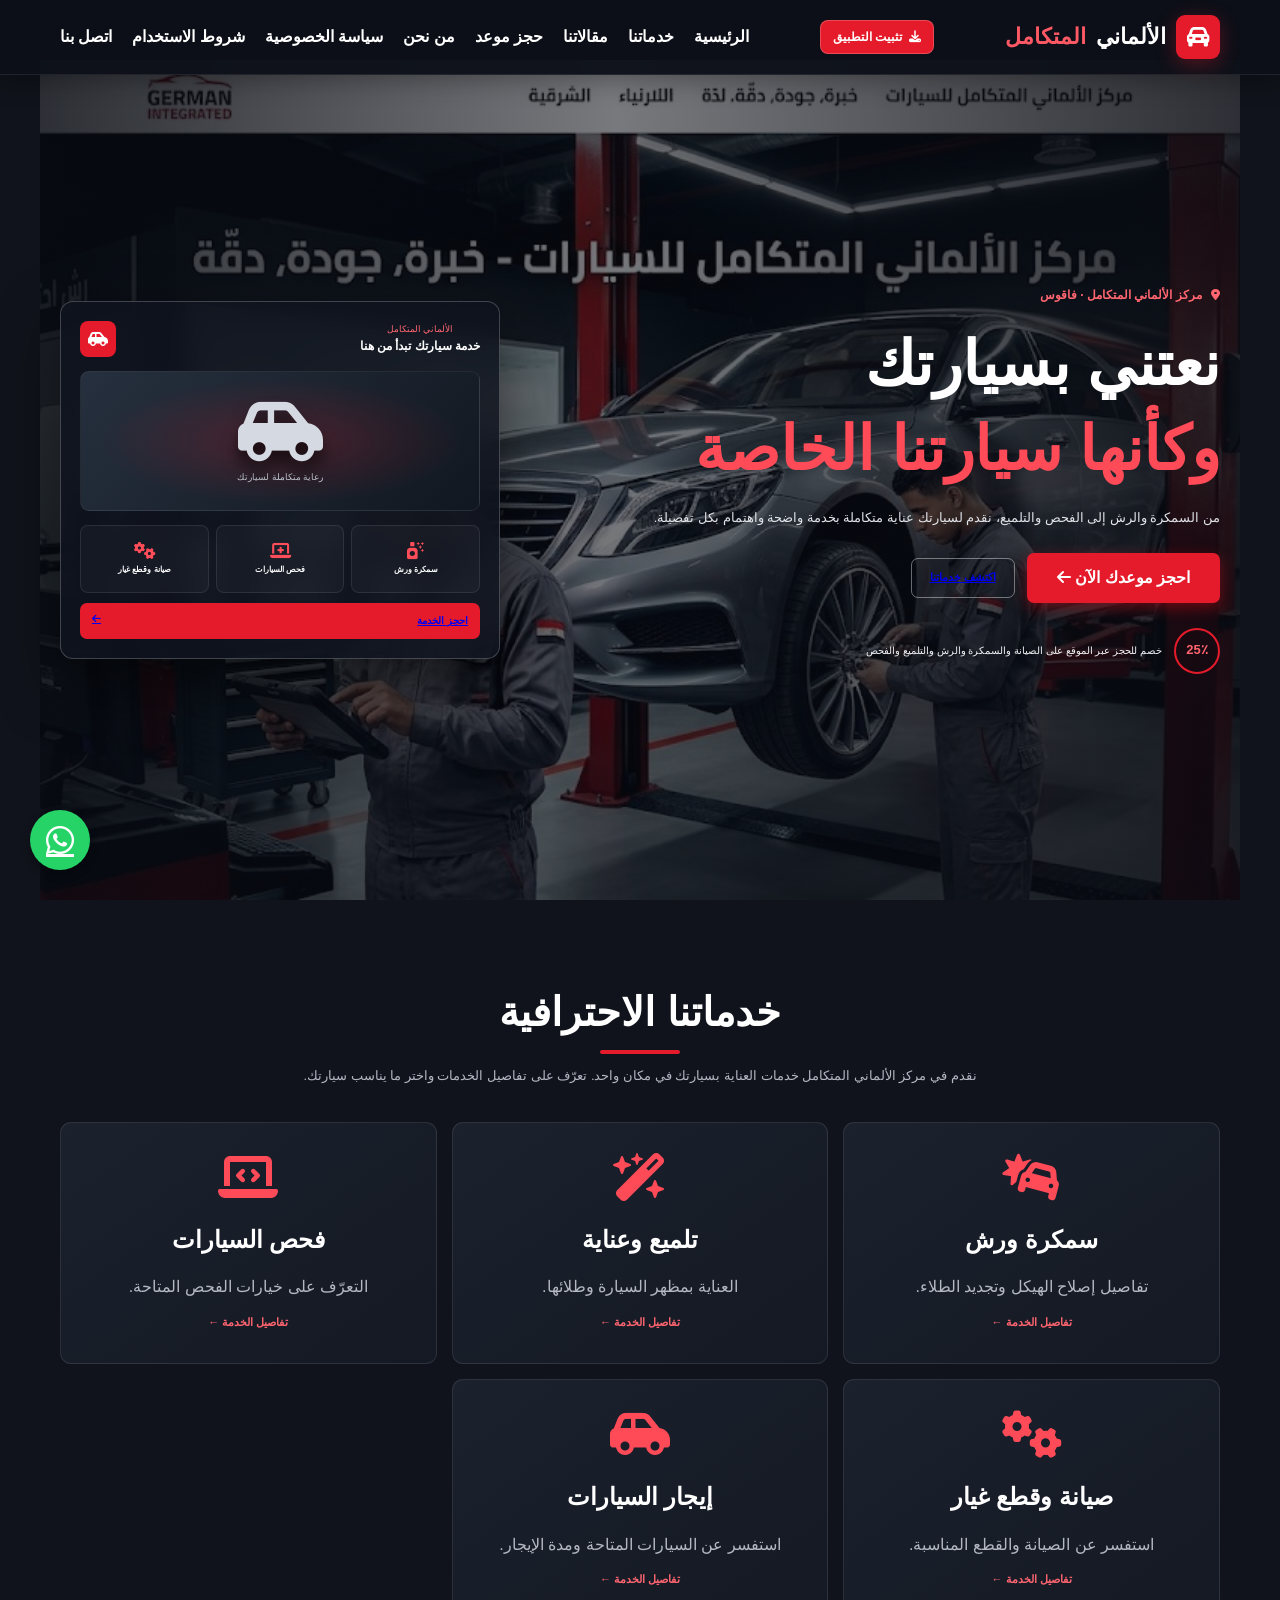
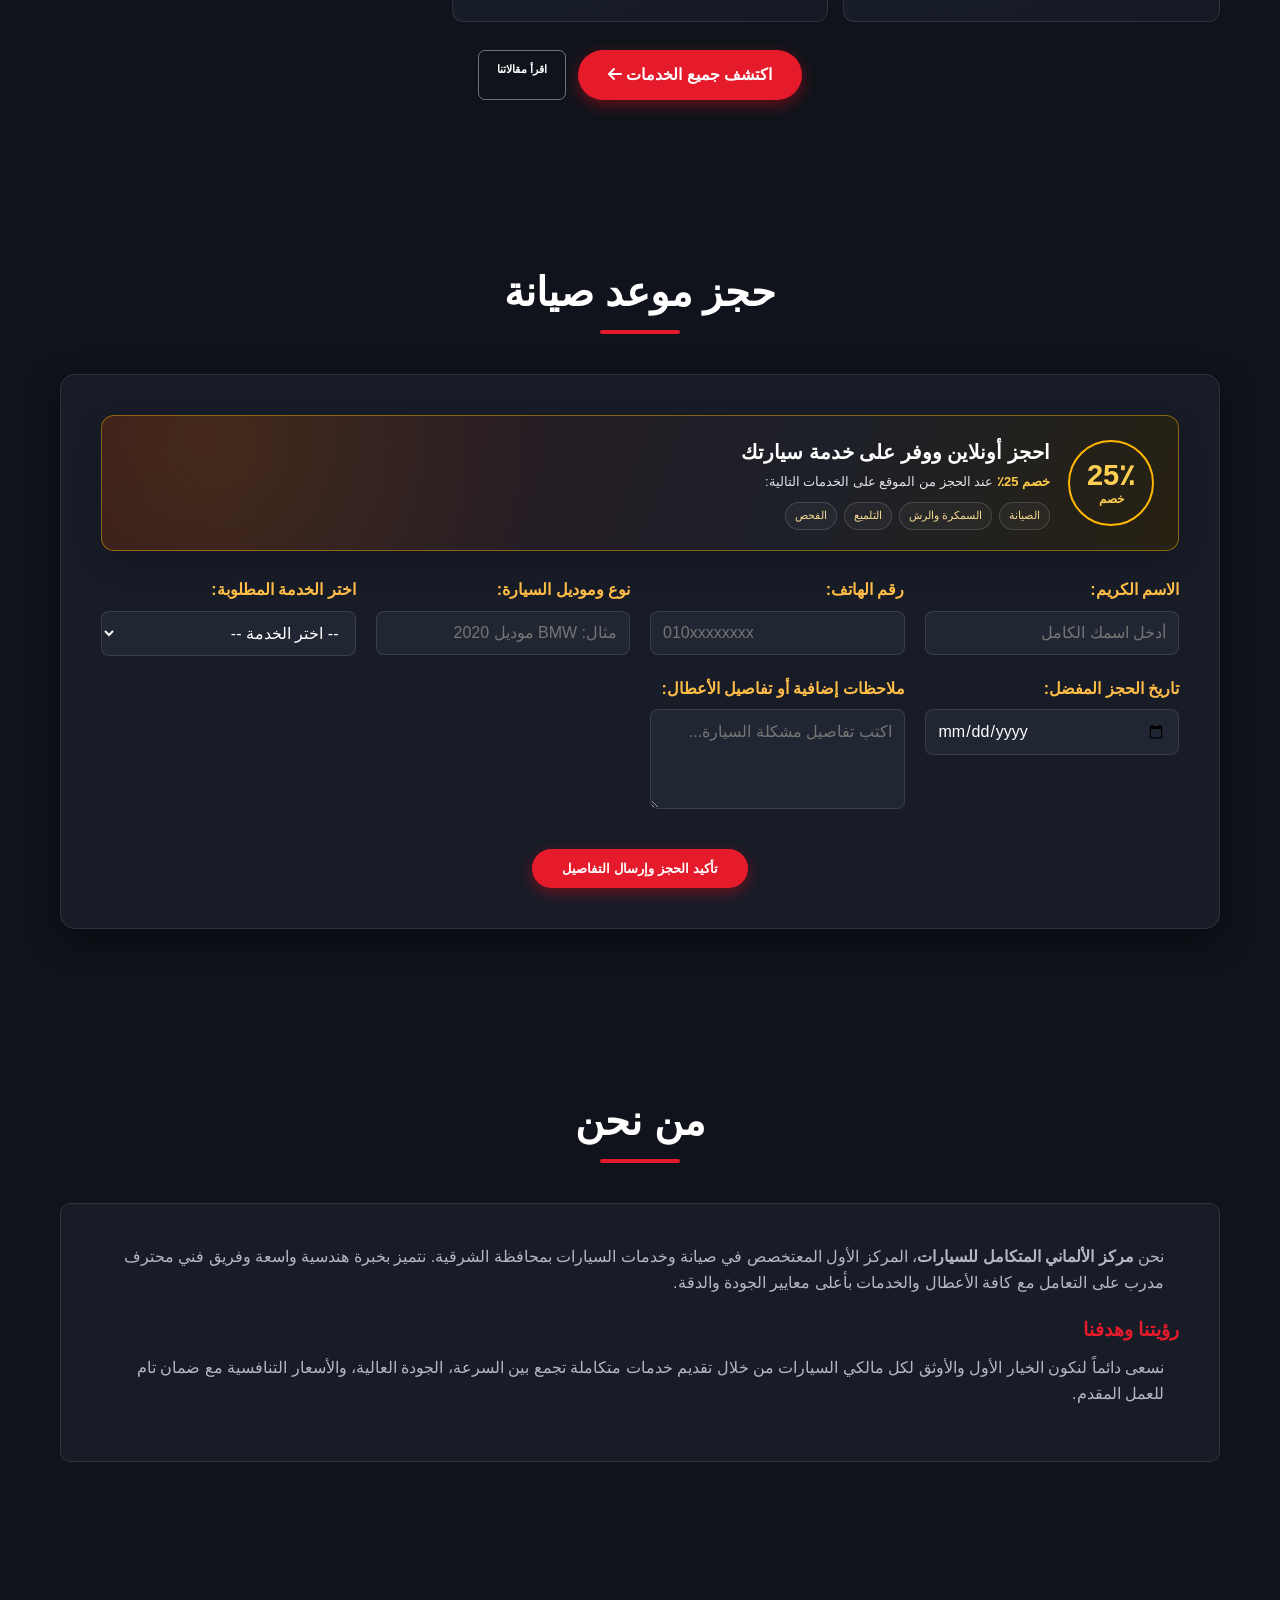
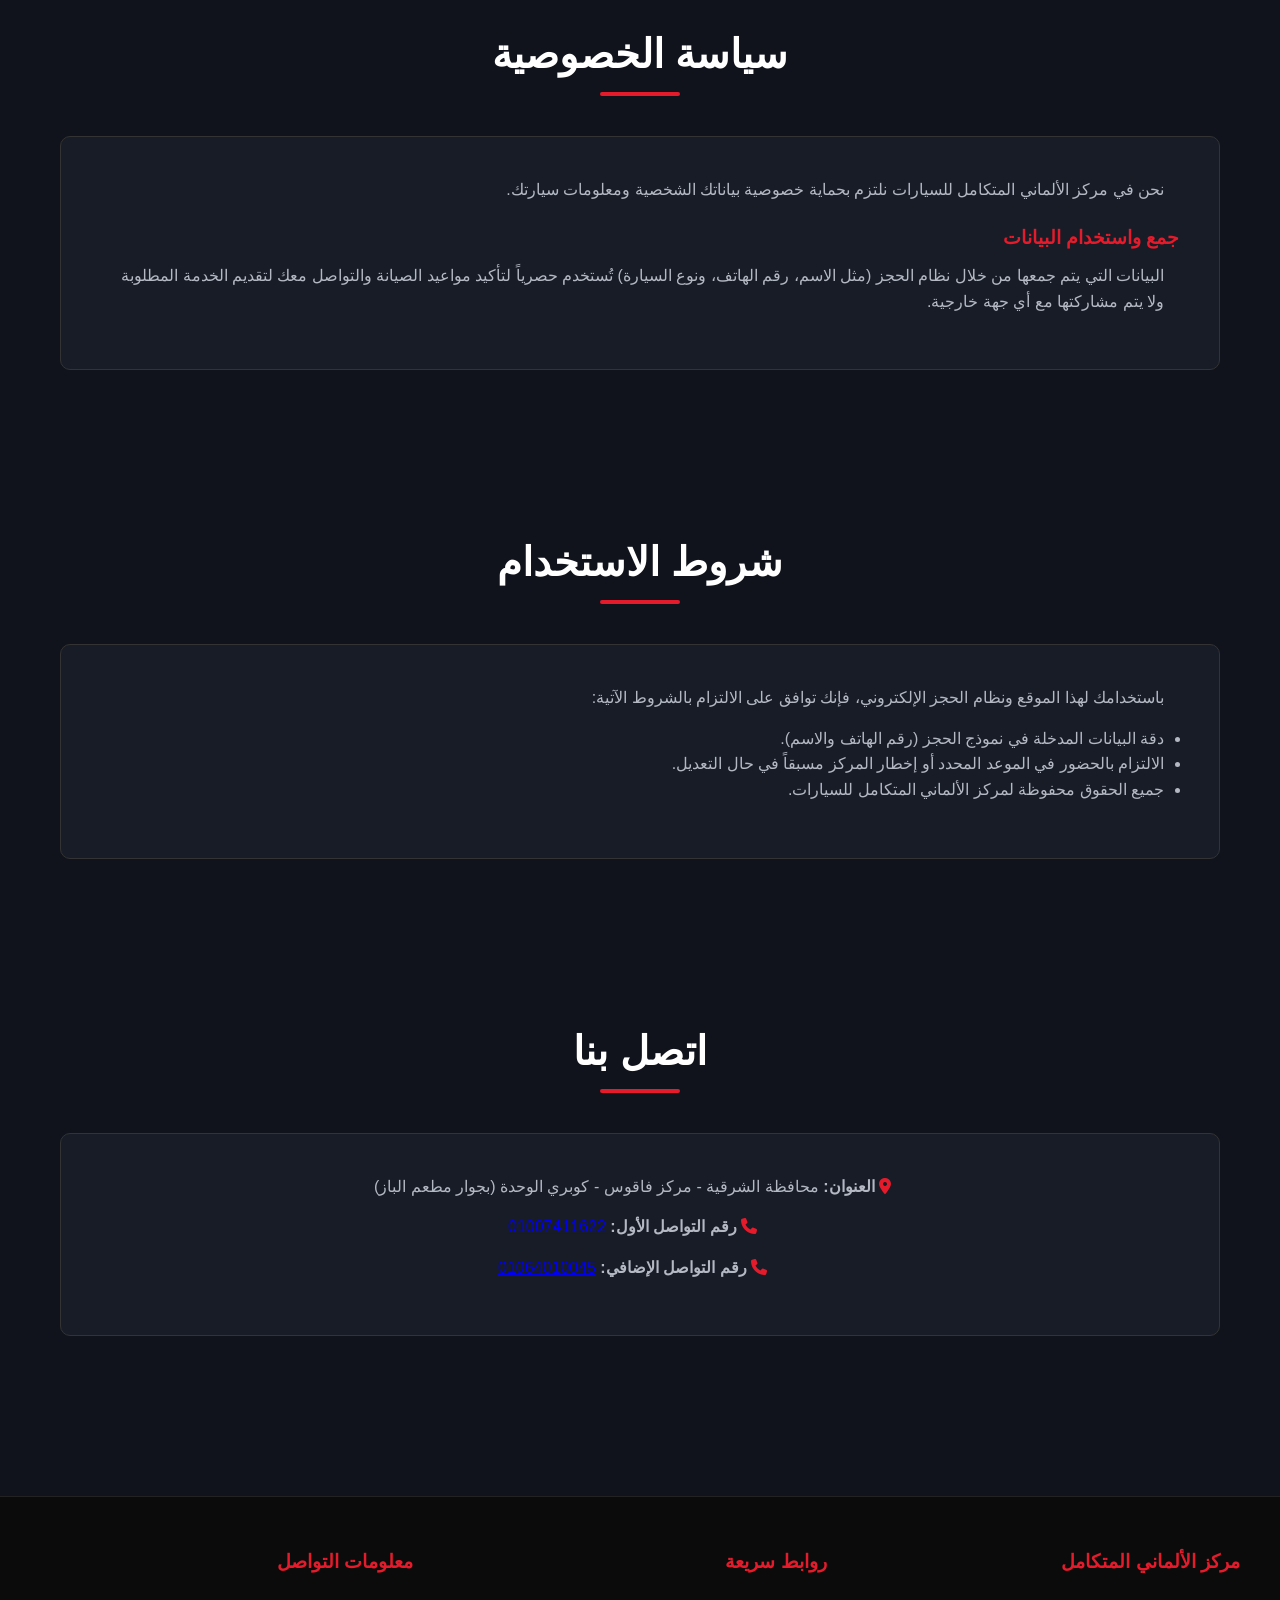
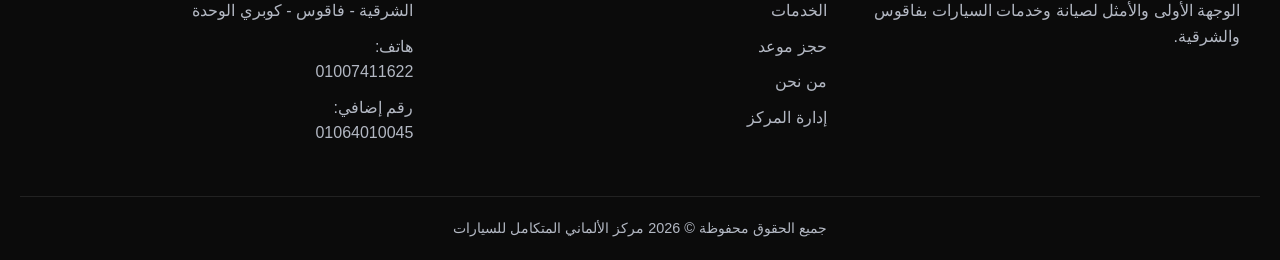
<file: index.html>
<!DOCTYPE html>
<html lang="ar" dir="rtl">
<head>
    <meta charset="UTF-8">
    <meta name="viewport" content="width=device-width, initial-scale=1.0">
    <title>مركز الألماني المتكامل للسيارات</title>
    <!-- مكتبة الأيقونات FontAwesome -->
    <link rel="stylesheet" href="https://cdnjs.cloudflare.com/ajax/libs/font-awesome/6.4.0/css/all.min.css">
    <style>
        :root {
            --primary-color: #e50914;
            --secondary-color: #141414;
            --dark-gray: #1f1f1f;
            --light-gray: #f4f4f4;
            --text-color: #ffffff;
            --text-muted: #b3b3b3;
            --accent-gold: #ffb703;
        }

        * {
            margin: 0;
            padding: 0;
            box-sizing: border-box;
            font-family: 'Cairo', sans-serif;
            scroll-behavior: smooth;
        }

        body {
            background-color: var(--secondary-color);
            color: var(--text-color);
            line-height: 1.6;
        }

        /* شريط التنقل */
        header {
            background-color: rgba(20, 20, 20, 0.95);
            position: fixed;
            top: 0;
            left: 0;
            width: 100%;
            z-index: 1000;
            border-bottom: 2px solid var(--primary-color);
            box-shadow: 0 4px 15px rgba(229, 9, 20, 0.3);
        }

        .navbar {
            max-width: 1200px;
            margin: 0 auto;
            display: flex;
            justify-content: space-between;
            align-items: center;
            padding: 15px 20px;
        }

        .logo {
            display: flex;
            align-items: center;
            gap: 10px;
            font-size: 1.4rem;
            font-weight: bold;
            color: var(--text-color);
        }

        .logo span {
            color: var(--primary-color);
        }

        .nav-links {
            list-style: none;
            display: flex;
            gap: 20px;
        }

        .nav-links a {
            text-decoration: none;
            color: var(--text-color);
            font-weight: 600;
            transition: color 0.3s;
        }

        .nav-links a:hover {
            color: var(--primary-color);
        }

        .menu-toggle {
            display: none;
            font-size: 1.5rem;
            cursor: pointer;
            color: var(--text-color);
        }

        /* قسم الواجهة الرئيسية */
        .hero {
            height: 100vh;
            background: linear-gradient(rgba(0,0,0,0.8), rgba(0,0,0,0.8)), url('images/home-hero.jpg') no-repeat center center/cover;
            display: flex;
            align-items: center;
            justify-content: center;
            text-align: center;
            padding: 0 20px;
            margin-top: 60px;
        }

        .hero-content h1 {
            font-size: 3rem;
            margin-bottom: 20px;
            color: var(--text-color);
        }

        .hero-content h1 span {
            color: var(--primary-color);
            border-bottom: 3px solid var(--primary-color);
        }

        .hero-content p {
            font-size: 1.2rem;
            color: var(--text-muted);
            max-width: 700px;
            margin: 0 auto 30px;
        }

        .btn {
            display: inline-block;
            background-color: var(--primary-color);
            color: var(--text-color);
            padding: 12px 30px;
            border-radius: 30px;
            text-decoration: none;
            font-weight: bold;
            transition: transform 0.3s, background-color 0.3s;
            box-shadow: 0 5px 15px rgba(229, 9, 20, 0.4);
            border: none;
            cursor: pointer;
        }

        .btn:hover {
            transform: translateY(-3px);
            background-color: #ff1e27;
        }

        /* الأقسام العامة */
        section {
            padding: 80px 20px;
            max-width: 1200px;
            margin: 0 auto;
        }

        .section-title {
            text-align: center;
            font-size: 2.5rem;
            margin-bottom: 50px;
            position: relative;
        }

        .section-title::after {
            content: '';
            position: absolute;
            bottom: -10px;
            left: 50%;
            transform: translateX(-50%);
            width: 80px;
            height: 4px;
            background-color: var(--primary-color);
            border-radius: 2px;
        }

        /* قسم الخدمات */
        .services-grid {
            display: grid;
            grid-template-columns: repeat(auto-fit, minmax(280px, 1fr));
            gap: 30px;
        }

        .service-card {
            background-color: var(--dark-gray);
            padding: 30px;
            border-radius: 10px;
            text-align: center;
            transition: transform 0.3s, border-color 0.3s;
            border: 1px solid #333;
        }

        .service-card:hover {
            transform: translateY(-10px);
            border-color: var(--primary-color);
        }

        .service-card i {
            font-size: 3rem;
            color: var(--primary-color);
            margin-bottom: 20px;
        }

        .service-card h3 {
            margin-bottom: 15px;
            font-size: 1.5rem;
        }

        .service-card p {
            color: var(--text-muted);
        }

        /* قسم الحجز التفاعلي */
        .booking-section {
            background-color: var(--dark-gray);
            border-radius: 15px;
            padding: 40px;
            border: 1px solid #333;
            box-shadow: 0 10px 30px rgba(0,0,0,0.5);
            margin-top: 40px;
        }

        .booking-form {
            display: grid;
            grid-template-columns: repeat(auto-fit, minmax(250px, 1fr));
            gap: 20px;
        }

        .form-group {
            display: flex;
            flex-direction: column;
            gap: 8px;
        }

        .form-group label {
            font-weight: 600;
            color: var(--accent-gold);
        }

        .form-group input, .form-group select, .form-group textarea {
            padding: 12px;
            border-radius: 8px;
            border: 1px solid #444;
            background-color: #2b2b2b;
            color: #fff;
            font-size: 1rem;
        }

        .form-group textarea {
            grid-column: 1 / -1;
            resize: vertical;
            height: 100px;
        }

        .booking-submit {
            grid-column: 1 / -1;
            text-align: center;
            margin-top: 20px;
        }

        #bookingResult {
            margin-top: 20px;
            padding: 15px;
            border-radius: 8px;
            text-align: center;
            display: none;
            font-weight: bold;
        }

        .success-box {
            background-color: #1b4d2e;
            color: #d1e7dd;
            border: 1px solid #badbcc;
        }

        /* الصفحات القانونية والتعريفية */
        .legal-content {
            background-color: var(--dark-gray);
            padding: 40px;
            border-radius: 10px;
            margin-top: 20px;
            border: 1px solid #333;
        }

        .legal-content h3 {
            color: var(--primary-color);
            margin-top: 20px;
            margin-bottom: 10px;
        }

        .legal-content p, .legal-content ul {
            color: var(--text-muted);
            margin-bottom: 15px;
            padding-right: 15px;
        }

        /* تذييل الصفحة */
        footer {
            background-color: #0b0b0b;
            padding: 50px 20px 20px;
            border-top: 1px solid #222;
            margin-top: 80px;
        }

        .footer-content {
            max-width: 1200px;
            margin: 0 auto;
            display: grid;
            grid-template-columns: repeat(auto-fit, minmax(250px, 1fr));
            gap: 40px;
            margin-bottom: 40px;
        }

        .footer-section h3 {
            color: var(--primary-color);
            margin-bottom: 20px;
            font-size: 1.2rem;
        }

        .footer-section p, .footer-section a {
            color: var(--text-muted);
            text-decoration: none;
            display: block;
            margin-bottom: 10px;
            transition: color 0.3s;
        }

        .footer-section a:hover {
            color: var(--text-color);
        }

        .copyright {
            text-align: center;
            padding-top: 20px;
            border-top: 1px solid #222;
            color: var(--text-muted);
            font-size: 0.9rem;
        }

        /* زر واتساب العائم */
        .whatsapp-float {
            position: fixed;
            bottom: 30px;
            left: 30px;
            background-color: #25d366;
            color: white;
            width: 60px;
            height: 60px;
            border-radius: 50%;
            display: flex;
            align-items: center;
            justify-content: center;
            font-size: 2rem;
            box-shadow: 0 4px 10px rgba(0,0,0,0.3);
            z-index: 1000;
            transition: transform 0.3s;
        }

        .whatsapp-float:hover {
            transform: scale(1.1);
        }

        @media(max-width: 768px) {
            .nav-links {
                display: none;
                flex-direction: column;
                position: absolute;
                top: 100%;
                left: 0;
                width: 100%;
                background-color: var(--secondary-color);
                padding: 20px;
                border-bottom: 2px solid var(--primary-color);
            }
            .nav-links.active {
                display: flex;
            }
            .menu-toggle {
                display: block;
            }
            .hero-content h1 {
                font-size: 2rem;
            }
        }
    .services-intro{max-width:700px;text-align:center;margin:-28px auto 35px;color:var(--text-muted);font-size:13px}.service-card-link{display:block;color:inherit;text-decoration:none}.service-card-link b{display:inline-block;margin-top:14px;color:#ff6570;font-size:11px}.services-more{display:flex;justify-content:center;gap:12px;margin-top:28px;flex-wrap:wrap}.services-more .hero-ghost{display:inline-block;color:#fff;text-decoration:none}@media(max-width:600px){.services-intro{margin:-28px auto 24px}}\n</style>
<style id="reference-look">
:root{--primary-color:#e51b2b;--secondary-color:#10131b;--dark-gray:#171c27;--text-muted:#b3b8c3;--accent-gold:#ffb703}
header{background:rgba(13,16,24,.96);border-bottom:1px solid rgba(255,255,255,.08);box-shadow:0 5px 24px #0005}.navbar{min-height:72px}.logo{gap:10px}.logo i{background:var(--primary-color);color:#fff!important;border-radius:9px;padding:11px;box-shadow:0 5px 20px #e51b2b55}.logo span{color:#ff5965}
.hero{height:auto;min-height:calc(100vh - 60px);margin-top:60px;padding:54px 20px;background:linear-gradient(90deg,#080b12d9,#080b128c 48%,#080b12d9),url('images/home-hero.jpg') center/cover no-repeat}
.hero-inner{width:min(1200px,100%);margin:auto;display:grid;grid-template-columns:1fr .88fr;align-items:center;gap:45px}.hero-content{text-align:right}.hero-kicker{color:#ff6670;font-size:12px;font-weight:800}.hero-kicker i{margin-left:6px}.hero-content h1{font-size:clamp(36px,5vw,61px);line-height:1.4;margin:16px 0}.hero-content h1 span{color:#ff4b58;border:0}.hero-content p{font-size:13px;color:#e0e3e8;max-width:570px;margin:0 0 24px}.hero-actions{display:flex;align-items:center;gap:12px;flex-wrap:wrap}.hero-actions .btn{border-radius:7px}.hero-ghost{padding:10px 18px;border:1px solid #ffffff66;border-radius:7px;font-size:11px;font-weight:700}.hero-ghost:hover{border-color:#ff5863;color:#ff6973}.hero-offer{display:flex;align-items:center;gap:12px;margin-top:25px;font-size:10px;color:#f2f3f6}.hero-offer b{width:46px;height:46px;display:grid;place-items:center;border:2px solid var(--primary-color);border-radius:50%;font-size:13px;color:#ff646e}
.hero-preview{max-width:440px;width:100%;margin-inline-start:auto;padding:19px;border:1px solid #ffffff35;border-radius:13px;background:#0f131ed9;backdrop-filter:blur(12px);box-shadow:0 25px 60px #0008}.preview-head{display:flex;justify-content:space-between;align-items:center}.preview-head small,.preview-head strong{display:block}.preview-head small{font-size:9px;color:#ff6670}.preview-head strong{font-size:12px}.preview-mark{width:36px;height:36px;display:grid;place-items:center;background:var(--primary-color);border-radius:8px}.preview-car{height:140px;margin:14px 0;border-radius:9px;display:flex;flex-direction:column;align-items:center;justify-content:center;gap:4px;background:radial-gradient(ellipse,#e51b2b3b,transparent 65%),linear-gradient(135deg,#26303e,#111720);border:1px solid #ffffff12}.preview-car i{font-size:68px;color:#d5d9e1;filter:drop-shadow(0 12px 8px #0009)}.preview-car span{font-size:9px;color:#c8cdd5}.preview-services{display:grid;grid-template-columns:repeat(3,1fr);gap:7px}.preview-services div{min-height:68px;border:1px solid #ffffff17;border-radius:8px;display:grid;place-items:center;align-content:center;gap:5px;background:#ffffff08}.preview-services i{color:#ff4d59;font-size:17px}.preview-services b{font-size:8px}.preview-book{margin-top:10px;display:flex;justify-content:space-between;padding:10px 12px;border-radius:7px;background:var(--primary-color);font-size:10px;font-weight:800}
.services-grid{gap:15px}.service-card{background:linear-gradient(145deg,#1b212d,#141923);border-color:#ffffff17;border-radius:11px}.service-card i{color:#ff4b58}.booking-section{background:#171c27;border-color:#ffffff18}.form-group label{color:#ffbd48}.booking-form input,.booking-form select,.booking-form textarea{background:#202632;border-color:#ffffff1c}.section-title:after{background:var(--primary-color)}
@media(max-width:768px){.hero{min-height:0;padding:38px 16px 45px}.hero-inner{grid-template-columns:1fr;gap:24px}.hero-content{text-align:center}.hero-kicker{justify-content:center}.hero-content p{margin:0 auto 20px}.hero-actions,.hero-offer{justify-content:center}.hero-preview{margin:auto}.hero-content h1{font-size:36px}}
@media(max-width:480px){.hero-content h1{font-size:31px}.hero-preview{padding:14px}.preview-car{height:120px}.preview-services b{font-size:7px}}

/* مقالات الخدمات */
.articles-section{padding:78px 20px;background:#10131b;border-top:1px solid rgba(255,255,255,.07)}.articles-wrap{max-width:1200px;margin:auto}.articles-heading{text-align:center;margin-bottom:30px}.articles-heading>span{color:#ff5965;font-size:11px;font-weight:800}.articles-heading h2{font-size:27px;margin:7px 0}.articles-heading p{color:#b3b8c3;font-size:11px;margin:0}.articles-grid{display:grid;grid-template-columns:repeat(2,minmax(0,1fr));gap:14px}.article-card{padding:20px;border:1px solid rgba(255,255,255,.1);border-radius:11px;background:linear-gradient(145deg,#1b212d,#141923);transition:.2s}.article-card:hover{transform:translateY(-3px);border-color:#e51b2b99}.article-icon{width:42px;height:42px;display:grid;place-items:center;border-radius:11px;background:#e51b2b1b;color:#ff4b58;font-size:18px;margin-bottom:10px}.article-category{font-size:9px;color:#ff6872;font-weight:800}.article-card h3{font-size:14px;margin:5px 0}.article-card>p,.article-card details p{font-size:10px;line-height:2;color:#b3b8c3;margin:0 0 8px}.article-card details{margin:8px 0}.article-card summary{color:#f3c36a;font-size:10px;font-weight:700;cursor:pointer}.article-link{display:inline-block;margin-top:8px;color:#ff6570;font-size:10px;font-weight:800}.article-link:hover{color:#fff}@media(max-width:650px){.articles-section{padding:58px 15px}.articles-heading h2{font-size:22px}.articles-grid{grid-template-columns:1fr;gap:10px}.article-card{padding:17px}}
.article-photo{position:relative;aspect-ratio:16/9;overflow:hidden;margin:0 0 12px;border-radius:8px;background:#252c38}.article-photo img{display:block;width:100%;height:100%;object-fit:cover;transition:transform .35s}.article-card:hover .article-photo img{transform:scale(1.04)}.article-photo figcaption{position:absolute;inset:auto 0 0;display:flex;justify-content:space-between;align-items:center;padding:6px 9px;background:linear-gradient(transparent,rgba(0,0,0,.78));font-size:8px;color:#fff}.article-photo figcaption a{color:#fff;text-decoration:underline;text-underline-offset:2px}</style>
<meta name="theme-color" content="#10131b"><meta name="apple-mobile-web-app-capable" content="yes"><meta name="apple-mobile-web-app-title" content="الألماني"><link rel="manifest" href="manifest.json"><link rel="apple-touch-icon" href="icons/app-192.png"><style>.install-app{display:inline-flex;align-items:center;gap:7px;border:1px solid #ffffff35;background:#e51b2b;color:#fff;padding:9px 12px;border-radius:8px;font-size:12px;font-weight:700;white-space:nowrap;cursor:pointer}.install-app:hover{background:#c91422}@media(max-width:420px){.install-app{padding:8px 9px;font-size:11px;gap:5px}}</style><style>.booking-offer{display:flex;align-items:center;gap:18px;margin:0 0 26px;padding:20px 24px;border:1px solid #ffb70370;border-radius:13px;background:radial-gradient(circle at 10% 20%,#ffb7031c,transparent 35%),linear-gradient(110deg,#31171c,#1d2029 65%,#272112);box-shadow:0 12px 30px #0003}.booking-offer-badge{flex:0 0 86px;width:86px;height:86px;display:grid;place-content:center;text-align:center;border-radius:50%;border:2px solid #ffb703;color:#ffcf53;font-size:29px;font-weight:900;line-height:1}.booking-offer-badge small{display:block;font-size:12px;margin-top:3px}.booking-offer-copy h3{color:#fff;font-size:20px;margin:0 0 4px}.booking-offer-copy p{color:#e0e2e8;font-size:13px;margin:0}.booking-offer-copy strong{color:#ffca48}.booking-offer-services{display:flex;flex-wrap:wrap;gap:7px;margin-top:10px}.booking-offer-services span{padding:4px 9px;border:1px solid #ffffff24;border-radius:20px;background:#ffffff0a;color:#f5d990;font-size:11px}@media(max-width:560px){.booking-offer{gap:12px;padding:15px}.booking-offer-badge{flex-basis:68px;width:68px;height:68px;font-size:23px}.booking-offer-copy h3{font-size:16px}.booking-offer-copy p{font-size:11px}.booking-offer-services span{font-size:10px}}</style>
</head>
<body>

    <!-- شريط التنقل -->
    <header>
        <nav class="navbar">
            <div class="logo">
                <i class="fa-solid fa-car-rear" style="color: var(--primary-color);"></i>
                الألماني <span>المتكامل</span>
            </div>
            <button type="button" class="install-app" id="installApp"><i class="fa-solid fa-download"></i> تثبيت التطبيق</button><div class="menu-toggle" id="mobile-menu">
                <i class="fa-solid fa-bars"></i>
            </div>
            <ul class="nav-links">
                <li><a href="#home">الرئيسية</a></li>
                <li><a href="services.html">خدماتنا</a></li>
                <li><a href="articles.html">مقالاتنا</a></li>
                <li><a href="#booking">حجز موعد</a></li>
                <li><a href="#about">من نحن</a></li>
                <li><a href="#privacy">سياسة الخصوصية</a></li>
                <li><a href="#terms">شروط الاستخدام</a></li>
                <li><a href="#contact">اتصل بنا</a></li>
            </ul>
        </nav>
    </header>

    <!-- الواجهة الرئيسية -->
    <section id="home" class="hero"><div class="hero-inner">
<div class="hero-content"><div class="hero-kicker"><i class="fa-solid fa-location-dot"></i> مركز الألماني المتكامل · فاقوس</div><h1>نعتني بسيارتك<br><span>وكأنها سيارتنا الخاصة</span></h1><p>من السمكرة والرش إلى الفحص والتلميع، نقدم لسيارتك عناية متكاملة بخدمة واضحة واهتمام بكل تفصيلة.</p><div class="hero-actions"><a href="#booking" class="btn">احجز موعدك الآن <i class="fa-solid fa-arrow-left"></i></a><a href="services.html" class="hero-ghost">اكتشف خدماتنا</a></div><div class="hero-offer"><b>25٪</b><span>خصم للحجز عبر الموقع على الصيانة والسمكرة والرش والتلميع والفحص</span></div></div>
<aside class="hero-preview" aria-label="خدمات مركز الألماني المتكامل"><div class="preview-head"><div><small>الألماني المتكامل</small><strong>خدمة سيارتك تبدأ من هنا</strong></div><span class="preview-mark"><i class="fa-solid fa-car-side"></i></span></div><div class="preview-car"><i class="fa-solid fa-car-side"></i><span>رعاية متكاملة لسيارتك</span></div><div class="preview-services"><div><i class="fa-solid fa-spray-can-sparkles"></i><b>سمكرة ورش</b></div><div><i class="fa-solid fa-laptop-medical"></i><b>فحص السيارات</b></div><div><i class="fa-solid fa-gears"></i><b>صيانة وقطع غيار</b></div></div><a href="#booking" class="preview-book">احجز الخدمة <i class="fa-solid fa-arrow-left"></i></a></aside>
</div></section>
<!-- قسم الخدمات -->
    <section id="services" class="home-services">
  <h2 class="section-title">خدماتنا الاحترافية</h2>
  <p class="services-intro">نقدم في مركز الألماني المتكامل خدمات العناية بسيارتك في مكان واحد. تعرّف على تفاصيل الخدمات واختر ما يناسب سيارتك.</p>
  <div class="services-grid">
    <a class="service-card service-card-link" href="services.html#bodywork"><i class="fa-solid fa-car-burst"></i><h3>سمكرة ورش</h3><p>تفاصيل إصلاح الهيكل وتجديد الطلاء.</p><b>تفاصيل الخدمة ←</b></a>
    <a class="service-card service-card-link" href="services.html#polishing"><i class="fa-solid fa-wand-magic-sparkles"></i><h3>تلميع وعناية</h3><p>العناية بمظهر السيارة وطلائها.</p><b>تفاصيل الخدمة ←</b></a>
    <a class="service-card service-card-link" href="services.html#inspection"><i class="fa-solid fa-laptop-code"></i><h3>فحص السيارات</h3><p>التعرّف على خيارات الفحص المتاحة.</p><b>تفاصيل الخدمة ←</b></a>
    <a class="service-card service-card-link" href="services.html#parts"><i class="fa-solid fa-gears"></i><h3>صيانة وقطع غيار</h3><p>استفسر عن الصيانة والقطع المناسبة.</p><b>تفاصيل الخدمة ←</b></a>
    <a class="service-card service-card-link" href="services.html#rental"><i class="fa-solid fa-car-side"></i><h3>إيجار السيارات</h3><p>استفسر عن السيارات المتاحة ومدة الإيجار.</p><b>تفاصيل الخدمة ←</b></a>
  </div>
  <div class="services-more"><a class="btn" href="services.html">اكتشف جميع الخدمات <i class="fa-solid fa-arrow-left"></i></a><a class="hero-ghost" href="articles.html">اقرأ مقالاتنا</a></div>
</section>

    <!-- قسم نظام الحجز الفوري -->
    
<section id="booking">
        <h2 class="section-title">حجز موعد صيانة</h2>
        <div class="booking-section">
            <div class="booking-offer" role="note" aria-label="خصم 25 بالمئة على الحجز عبر الموقع"><div class="booking-offer-badge">25٪<small>خصم</small></div><div class="booking-offer-copy"><h3>احجز أونلاين ووفر على خدمة سيارتك</h3><p><strong>خصم 25٪</strong> عند الحجز من الموقع على الخدمات التالية:</p><div class="booking-offer-services"><span>الصيانة</span><span>السمكرة والرش</span><span>التلميع</span><span>الفحص</span></div></div></div>
            <form id="carBookingForm" class="booking-form">
                <div class="form-group">
                    <label for="clientName">الاسم الكريم:</label>
                    <input type="text" id="clientName" required placeholder="أدخل اسمك الكامل">
                </div>
                <div class="form-group">
                    <label for="clientPhone">رقم الهاتف:</label>
                    <input type="tel" id="clientPhone" required placeholder="010xxxxxxxx">
                </div>
                <div class="form-group">
                    <label for="carModel">نوع وموديل السيارة:</label>
                    <input type="text" id="carModel" required placeholder="مثال: BMW موديل 2020">
                </div>
                <div class="form-group">
                    <label for="serviceType">اختر الخدمة المطلوبة:</label>
                    <select id="serviceType" required>
                        <option value="">-- اختر الخدمة --</option>
                        <option value="سمكرة ورش">سمكرة ورش</option>
                        <option value="تلميع وعناية">تلميع وعناية</option>
                        <option value="فحص بالكمبيوتر">فحص شامل بالكمبيوتر</option>
                        <option value="قطع غيار">قطع غيار وصيانة عامة</option>
                        <option value="إيجار السيارات">إيجار السيارات</option>
                    </select>
                </div>
                <div class="form-group">
                    <label for="bookingDate">تاريخ الحجز المفضل:</label>
                    <input type="date" id="bookingDate" required>
                </div>
                <div class="form-group">
                    <label for="notes">ملاحظات إضافية أو تفاصيل الأعطال:</label>
                    <textarea id="notes" placeholder="اكتب تفاصيل مشكلة السيارة..."></textarea>
                </div>
                <div class="booking-submit">
                    <button type="submit" class="btn">تأكيد الحجز وإرسال التفاصيل</button>
                </div>
            </form>
            <div id="bookingResult"></div>
        </div>
    </section>

    <!-- من نحن -->
    <section id="about">
        <h2 class="section-title">من نحن</h2>
        <div class="legal-content">
            <p>نحن <strong>مركز الألماني المتكامل للسيارات</strong>، المركز الأول المعتخصص في صيانة وخدمات السيارات بمحافظة الشرقية. نتميز بخبرة هندسية واسعة وفريق فني محترف مدرب على التعامل مع كافة الأعطال والخدمات بأعلى معايير الجودة والدقة.</p>
            <h3>رؤيتنا وهدفنا</h3>
            <p>نسعى دائماً لنكون الخيار الأول والأوثق لكل مالكي السيارات من خلال تقديم خدمات متكاملة تجمع بين السرعة، الجودة العالية، والأسعار التنافسية مع ضمان تام للعمل المقدم.</p>
        </div>
    </section>

    <!-- سياسة الخصوصية -->
    <section id="privacy">
        <h2 class="section-title">سياسة الخصوصية</h2>
        <div class="legal-content">
            <p>نحن في مركز الألماني المتكامل للسيارات نلتزم بحماية خصوصية بياناتك الشخصية ومعلومات سيارتك.</p>
            <h3>جمع واستخدام البيانات</h3>
            <p>البيانات التي يتم جمعها من خلال نظام الحجز (مثل الاسم، رقم الهاتف، ونوع السيارة) تُستخدم حصرياً لتأكيد مواعيد الصيانة والتواصل معك لتقديم الخدمة المطلوبة ولا يتم مشاركتها مع أي جهة خارجية.</p>
        </div>
    </section>

    <!-- شروط الاستخدام -->
    <section id="terms">
        <h2 class="section-title">شروط الاستخدام</h2>
        <div class="legal-content">
            <p>باستخدامك لهذا الموقع ونظام الحجز الإلكتروني، فإنك توافق على الالتزام بالشروط الآتية:</p>
            <ul>
                <li>دقة البيانات المدخلة في نموذج الحجز (رقم الهاتف والاسم).</li>
                <li>الالتزام بالحضور في الموعد المحدد أو إخطار المركز مسبقاً في حال التعديل.</li>
                <li>جميع الحقوق محفوظة لمركز الألماني المتكامل للسيارات.</li>
            </ul>
        </div>
    </section>

    <!-- اتصل بنا -->
    <section id="contact">
        <h2 class="section-title">اتصل بنا</h2>
        <div class="legal-content" style="text-align: center;">
            <p><i class="fa-solid fa-location-dot" style="color: var(--primary-color);"></i> <strong>العنوان:</strong> محافظة الشرقية - مركز فاقوس - كوبري الوحدة (بجوار مطعم الباز)</p>
            <p><i class="fa-solid fa-phone" style="color: var(--primary-color);"></i> <strong>رقم التواصل الأول:</strong> <a href="tel:+201007411622">01007411622</a></p>
            <p><i class="fa-solid fa-phone" style="color: var(--primary-color);"></i> <strong>رقم التواصل الإضافي:</strong> <a href="tel:+201064010045">01064010045</a></p>
        </div>
    </section>

    <!-- زر واتساب العائم -->
    <a href="https://wa.me/201007411622?text=مرحباً، أريد الاستفسار عن خدمات مركز الألماني المتكامل للسيارات" class="whatsapp-float" target="_blank" title="تواصل عبر واتساب">
        <i class="fa-brands fa-whatsapp"></i>
    </a>

    <!-- التذييل -->
    <footer>
        <div class="footer-content">
            <div class="footer-section">
                <h3>مركز الألماني المتكامل</h3>
                <p>الوجهة الأولى والأمثل لصيانة وخدمات السيارات بفاقوس والشرقية.</p>
            </div>
            <div class="footer-section">
                <h3>روابط سريعة</h3>
                <a href="services.html">الخدمات</a>
                <a href="#booking">حجز موعد</a>
                <a href="#about">من نحن</a>
                <a href="admin.html">إدارة المركز</a>
            </div>
            <div class="footer-section">
                <h3>معلومات التواصل</h3>
                <p>الشرقية - فاقوس - كوبري الوحدة</p>
                <p>هاتف: <a href="tel:+201007411622">01007411622</a></p>
                <p>رقم إضافي: <a href="tel:+201064010045">01064010045</a></p>
            </div>
        </div>
        <div class="copyright">
            <p>جميع الحقوق محفوظة © 2026 مركز الألماني المتكامل للسيارات</p>
        </div>
    </footer>

    <!-- جافاسكريبت للتفاعل والحجز -->
    <script>
        // قائمة الهاتف التجاوزية
        const mobileMenu = document.getElementById('mobile-menu');
        const navLinks = document.querySelector('.nav-links');
        mobileMenu.addEventListener('click', () => {
            navLinks.classList.toggle('active');
        });

        // حفظ الحجز في قاعدة البيانات ثم إتاحة تأكيده عبر واتساب
        document.getElementById('carBookingForm').addEventListener('submit', async function(e) {
            e.preventDefault();

            const submitButton = this.querySelector('button[type="submit"]');
            const name = document.getElementById('clientName').value.trim();
            const phone = document.getElementById('clientPhone').value.trim();
            const car = document.getElementById('carModel').value.trim();
            const service = document.getElementById('serviceType').value;
            const date = document.getElementById('bookingDate').value;
            const notes = document.getElementById('notes').value.trim();
            const resultBox = document.getElementById('bookingResult');

            submitButton.disabled = true;
            resultBox.style.display = 'block';
            resultBox.className = '';
            resultBox.textContent = 'جارٍ حفظ طلبك...';

            try {
                const response = await fetch(window.SUPABASE_CONFIG.url + '/functions/v1/bookings', {
                    method: 'POST',
                    headers: {
                        'Content-Type': 'application/json',
                        'apikey': window.SUPABASE_CONFIG.publishableKey,
                        'Authorization': 'Bearer ' + window.SUPABASE_CONFIG.publishableKey
                    },
                    body: JSON.stringify({
                        action: 'create',
                        name,
                        phone,
                        carMakeModel: car,
                        bookingType: service,
                        message: 'تاريخ الحجز المفضل: ' + date + (notes ? ' | ملاحظات: ' + notes : '')
                    })
                });
                const result = await response.json();
                if (!response.ok || !result.booking) throw new Error(result.error || 'تعذر حفظ الحجز الآن.');

                const reference = result.booking.reference;
                const whatsappMessage = 'مرحباً، أريد تأكيد حجز في مركز الألماني المتكامل:%0A- الاسم: ' + encodeURIComponent(name) +
                    '%0A- الهاتف: ' + encodeURIComponent(phone) +
                    '%0A- السيارة: ' + encodeURIComponent(car) +
                    '%0A- الخدمة: ' + encodeURIComponent(service) +
                    '%0A- التاريخ: ' + encodeURIComponent(date) +
                    '%0A- الرقم المرجعي: ' + encodeURIComponent(reference) +
                    (notes ? '%0A- ملاحظات: ' + encodeURIComponent(notes) : '');

                resultBox.className = 'success-box';
                resultBox.innerHTML = 'تم حفظ طلبك في النظام. رقم الحجز المرجعي: <strong>' + reference +
                    '</strong><br><a class="btn" style="margin-top:12px" target="_blank" rel="noopener" href="https://wa.me/201007411622?text=' +
                    whatsappMessage + '">أرسل تفاصيل الحجز عبر واتساب</a>';
                this.reset();
            } catch (error) {
                resultBox.className = '';
                resultBox.textContent = error.message || 'تعذر حفظ الحجز. حاول مرة أخرى أو تواصل معنا عبر الهاتف.';
                resultBox.style.color = '#ff6973';
            } finally {
                submitButton.disabled = false;
            }
        });
    </script>
<script src="supabase-config.js"></script><script src="app-install.js"></script></body>
</html>
</file>
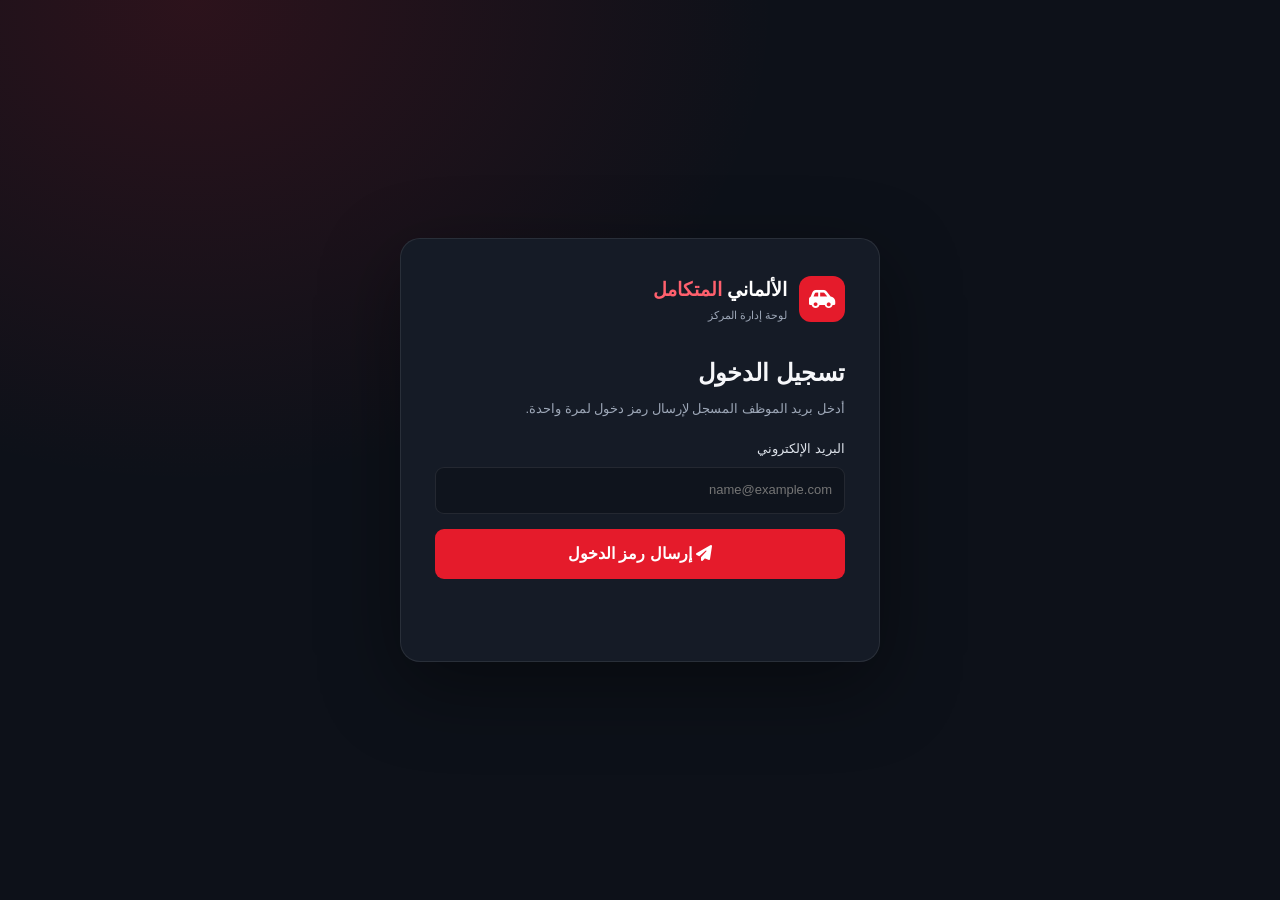
<file: admin.html>
<!doctype html>
<html lang="ar" dir="rtl">
<head>
<meta charset="utf-8"><meta name="viewport" content="width=device-width,initial-scale=1">
<meta name="theme-color" content="#10131b">
<meta name="description" content="برنامج إدارة عملاء ومواعيد وأوامر شغل وحسابات مركز الألماني المتكامل">
<link rel="manifest" href="admin-manifest.json">
<link rel="icon" href="icons/app-192.png" type="image/png">
<title>إدارة مركز الألماني المتكامل</title>
<link rel="stylesheet" href="https://cdnjs.cloudflare.com/ajax/libs/font-awesome/6.4.0/css/all.min.css">
<link rel="stylesheet" href="admin.css">
<script src="supabase-config.js"></script>
<script src="admin-install.js" defer></script>
<script type="module" src="admin.js"></script>
</head>
<body>
<section id="loginScreen" class="login-shell">
  <div class="login-card">
    <a class="brand" href="index.html"><span class="brand-mark"><i class="fa-solid fa-car-side"></i></span><span>الألماني <b>المتكامل</b><small>لوحة إدارة المركز</small></span></a>
    <h1>تسجيل الدخول</h1>
    <p class="muted">أدخل بريد الموظف المسجل لإرسال رمز دخول لمرة واحدة.</p>
    <form id="loginForm">
      <label>البريد الإلكتروني<input id="loginEmail" type="email" autocomplete="username" required placeholder="name@example.com"></label>
      <button class="primary-button" type="submit"><i class="fa-solid fa-paper-plane"></i> إرسال رمز الدخول</button>
    </form>
    <section id="verifyLoginCodePanel" hidden>
      <h2 class="reset-title">تأكيد رمز الدخول</h2>
      <p class="muted">أدخل الرمز المكوّن من 6 أرقام المرسل إلى بريدك.</p>
      <form id="verifyLoginCodeForm">
        <label>رمز الدخول<input id="loginCode" type="text" inputmode="numeric" autocomplete="one-time-code" pattern="[0-9]{6}" maxlength="6" required placeholder="123456"></label>
        <button class="primary-button" type="submit">تأكيد الرمز والدخول</button>
        <button class="forgot-button" id="resendLoginCodeButton" type="button">إعادة إرسال الرمز</button>
        <button class="forgot-button" id="editLoginEmailButton" type="button">تعديل البريد الإلكتروني</button>
      </form>
    </section>
    <p id="loginMessage" class="message" role="status"></p>
  </div>
</section>
<div id="adminApp" class="admin-layout" hidden>
  <aside class="sidebar">
    <a class="brand" href="index.html"><span class="brand-mark"><i class="fa-solid fa-car-side"></i></span><span>الألماني <b>المتكامل</b><small>نظام إدارة المركز</small></span></a>
    <nav id="sideNav">
      <button class="nav-item active" data-view="dashboard"><i class="fa-solid fa-chart-pie"></i> نظرة عامة</button>
      <button class="nav-item" data-view="bookings"><i class="fa-solid fa-calendar-check"></i> حجوزات الموقع</button>
      <button class="nav-item" data-view="customers"><i class="fa-solid fa-users"></i> العملاء</button>
      <button class="nav-item" data-view="workorders"><i class="fa-solid fa-screwdriver-wrench"></i> أوامر الشغل</button>
      <button class="nav-item" data-view="accounts" id="accountsNav"><i class="fa-solid fa-wallet"></i> الحسابات</button>
    </nav>
    <a class="back-site" href="index.html"><i class="fa-solid fa-arrow-right"></i> العودة للموقع</a>
  </aside>
  <main class="main-area">
    <header class="topbar"><div><small>لوحة التحكم</small><h1 id="viewTitle">نظرة عامة</h1></div><div class="user-tools"><span id="roleBadge" class="role-badge"></span><button id="refreshButton" class="icon-button" title="تحديث البيانات"><i class="fa-solid fa-rotate"></i></button><button id="logoutButton" class="logout-button"><i class="fa-solid fa-arrow-right-from-bracket"></i> خروج</button></div></header>
    <div id="appMessage" class="app-message" role="status"></div>
    <section class="view active" id="view-dashboard">
      <div class="welcome-panel"><div><span class="eyebrow">مركز الألماني المتكامل للسيارات</span><h2>إدارة يومك من مكان واحد</h2><p>تابع حجوزات الموقع والعملاء وأوامر الشغل وحركة الإيرادات والمصروفات.</p></div><i class="fa-solid fa-gauge-high"></i></div>
      <div class="stats-grid">
        <article class="stat-card"><span>طلبات الحجز</span><strong id="statBookings">—</strong><i class="fa-solid fa-calendar-check"></i></article>
        <article class="stat-card"><span>العملاء</span><strong id="statCustomers">—</strong><i class="fa-solid fa-users"></i></article>
        <article class="stat-card"><span>أوامر مفتوحة</span><strong id="statOrders">—</strong><i class="fa-solid fa-screwdriver-wrench"></i></article>
        <article class="stat-card" id="financeStat"><span>صافي الحركة</span><strong id="statBalance">—</strong><i class="fa-solid fa-coins"></i></article>
      </div>
      <div class="panel"><div class="panel-heading"><div><h2>آخر أوامر الشغل</h2><p>أحدث الأعمال المسجلة في المركز</p></div><button class="text-button" data-go="workorders">كل الأوامر ←</button></div><div class="table-wrap"><table><thead><tr><th>رقم الأمر</th><th>العميل</th><th>السيارة</th><th>الخدمة</th><th>الحالة</th></tr></thead><tbody id="recentOrders"><tr><td colspan="5" class="empty">جار التحميل...</td></tr></tbody></table></div></div>
    </section>
    <section class="view" id="view-bookings">
      <div class="panel"><div class="panel-heading"><div><h2>حجوزات الموقع</h2><p>طلبات العملاء وأرقامهم المرجعية</p></div></div><div class="table-wrap"><table><thead><tr><th>المرجع</th><th>العميل</th><th>الهاتف</th><th>السيارة والخدمة</th><th>تاريخ الطلب</th><th>الحالة</th><th>إجراء</th></tr></thead><tbody id="bookingsTable"><tr><td colspan="7" class="empty">جار التحميل...</td></tr></tbody></table></div></div>
    </section>
    <section class="view" id="view-customers">
      <div class="panel form-panel"><div class="panel-heading"><div><h2 id="customerFormTitle">إضافة عميل</h2><p>تُحفظ بيانات العملاء في قاعدة بيانات المركز</p></div></div><form id="customerForm" class="form-grid"><input id="customerId" type="hidden"><label>اسم العميل<input id="customerName" required maxlength="120" placeholder="الاسم بالكامل"></label><label>رقم الهاتف<input id="customerPhone" required type="tel" maxlength="30" placeholder="01xxxxxxxxx"></label><label class="wide">البريد الإلكتروني (اختياري)<input id="customerEmail" type="email" maxlength="160" placeholder="name@example.com"></label><label class="wide">ملاحظات<textarea id="customerNotes" rows="3" maxlength="1000" placeholder="ملاحظات عن العميل"></textarea></label><div class="form-actions wide"><button class="primary-button" type="submit" id="saveCustomer">حفظ العميل</button><button class="secondary-button" type="button" id="cancelCustomerEdit" hidden>إلغاء التعديل</button></div></form></div>
      <div class="panel"><div class="panel-heading"><div><h2>سجل العملاء</h2><p id="customerCount">—</p></div><input class="search-input" id="customerSearch" placeholder="ابحث بالاسم أو الهاتف"></div><div class="table-wrap"><table><thead><tr><th>الاسم</th><th>الهاتف</th><th>البريد الإلكتروني</th><th>تاريخ الإضافة</th><th></th></tr></thead><tbody id="customersTable"><tr><td colspan="5" class="empty">جار التحميل...</td></tr></tbody></table></div></div>
    </section>
    <section class="view" id="view-workorders">
      <div class="panel form-panel"><div class="panel-heading"><div><h2>إنشاء أمر شغل</h2><p>سجل السيارة والخدمة والتكلفة التقديرية</p></div></div><form id="orderForm" class="form-grid"><label>العميل<select id="orderCustomer" required><option value="">اختر العميل</option></select></label><label>نوع الخدمة<input id="orderService" required maxlength="100" placeholder="مثال: سمكرة ورش"></label><label>نوع وموديل السيارة<input id="orderCar" required maxlength="120" placeholder="الماركة والموديل"></label><label>رقم اللوحة (اختياري)<input id="orderPlate" maxlength="40"></label><label>الحالة<select id="orderStatus"><option value="open">مفتوح</option><option value="diagnosing">قيد الفحص</option><option value="waiting_parts">بانتظار قطع غيار</option><option value="in_progress">قيد التنفيذ</option><option value="ready">جاهز للتسليم</option></select></label><label>موعد التسليم المتوقع<input id="orderPromise" type="date"></label><label>تكلفة العمالة التقديرية (ج.م)<input id="orderLabor" type="number" min="0" step="0.01" value="0"></label><label>تكلفة قطع الغيار التقديرية (ج.م)<input id="orderParts" type="number" min="0" step="0.01" value="0"></label><label class="wide">وصف العطل أو الأعمال المطلوبة<textarea id="orderDescription" rows="3" required maxlength="2000"></textarea></label><div class="form-actions wide"><button class="primary-button" type="submit">إنشاء أمر الشغل</button></div></form></div>
      <div class="panel"><div class="panel-heading"><div><h2>أوامر الشغل</h2><p>تابع الحالة والتكاليف التقديرية</p></div><select class="filter-select" id="orderFilter"><option value="">كل الحالات</option><option value="open">مفتوح</option><option value="diagnosing">قيد الفحص</option><option value="waiting_parts">بانتظار قطع غيار</option><option value="in_progress">قيد التنفيذ</option><option value="ready">جاهز للتسليم</option><option value="closed">مكتمل</option><option value="cancelled">ملغي</option></select></div><div class="table-wrap"><table><thead><tr><th>رقم الأمر</th><th>العميل</th><th>السيارة</th><th>الخدمة</th><th>الإجمالي التقديري</th><th>الحالة</th></tr></thead><tbody id="ordersTable"><tr><td colspan="6" class="empty">جار التحميل...</td></tr></tbody></table></div></div>
    </section>
    <section class="view" id="view-accounts">
      <div class="stats-grid account-stats"><article class="stat-card"><span>الإيرادات</span><strong id="incomeTotal">0 ج.م</strong><i class="fa-solid fa-arrow-trend-up"></i></article><article class="stat-card"><span>المصروفات</span><strong id="expenseTotal">0 ج.م</strong><i class="fa-solid fa-arrow-trend-down"></i></article><article class="stat-card"><span>الصافي</span><strong id="netTotal">0 ج.م</strong><i class="fa-solid fa-scale-balanced"></i></article></div>
      <div class="panel form-panel"><div class="panel-heading"><div><h2>تسجيل حركة مالية</h2><p>سجل الإيرادات والمصروفات يدويًا</p></div></div><form id="transactionForm" class="form-grid"><label>نوع الحركة<select id="transactionType"><option value="income">إيراد</option><option value="expense">مصروف</option></select></label><label>المبلغ (ج.م)<input id="transactionAmount" type="number" required min="0.01" step="0.01"></label><label>التصنيف<input id="transactionCategory" required maxlength="80" placeholder="مثال: صيانة أو إيجار"></label><label>طريقة الدفع<select id="paymentMethod"><option value="cash">نقدي</option><option value="bank_transfer">تحويل بنكي</option><option value="card">بطاقة</option><option value="other">أخرى</option></select></label><label>ربط بأمر شغل (اختياري)<select id="transactionOrder"><option value="">بدون أمر شغل</option></select></label><label>التاريخ<input id="transactionDate" type="date" required></label><label class="wide">البيان<textarea id="transactionDescription" rows="2" maxlength="1000"></textarea></label><div class="form-actions wide"><button class="primary-button" type="submit">حفظ الحركة</button></div></form></div>
      <div class="panel"><div class="panel-heading"><div><h2>سجل الحسابات</h2><p>الإيرادات والمصروفات المسجلة</p></div></div><div class="table-wrap"><table><thead><tr><th>التاريخ</th><th>النوع</th><th>التصنيف والبيان</th><th>أمر الشغل</th><th>طريقة الدفع</th><th>المبلغ</th></tr></thead><tbody id="transactionsTable"><tr><td colspan="6" class="empty">جار التحميل...</td></tr></tbody></table></div></div>
    </section>
  </main>
</div>
</body></html>
</file>
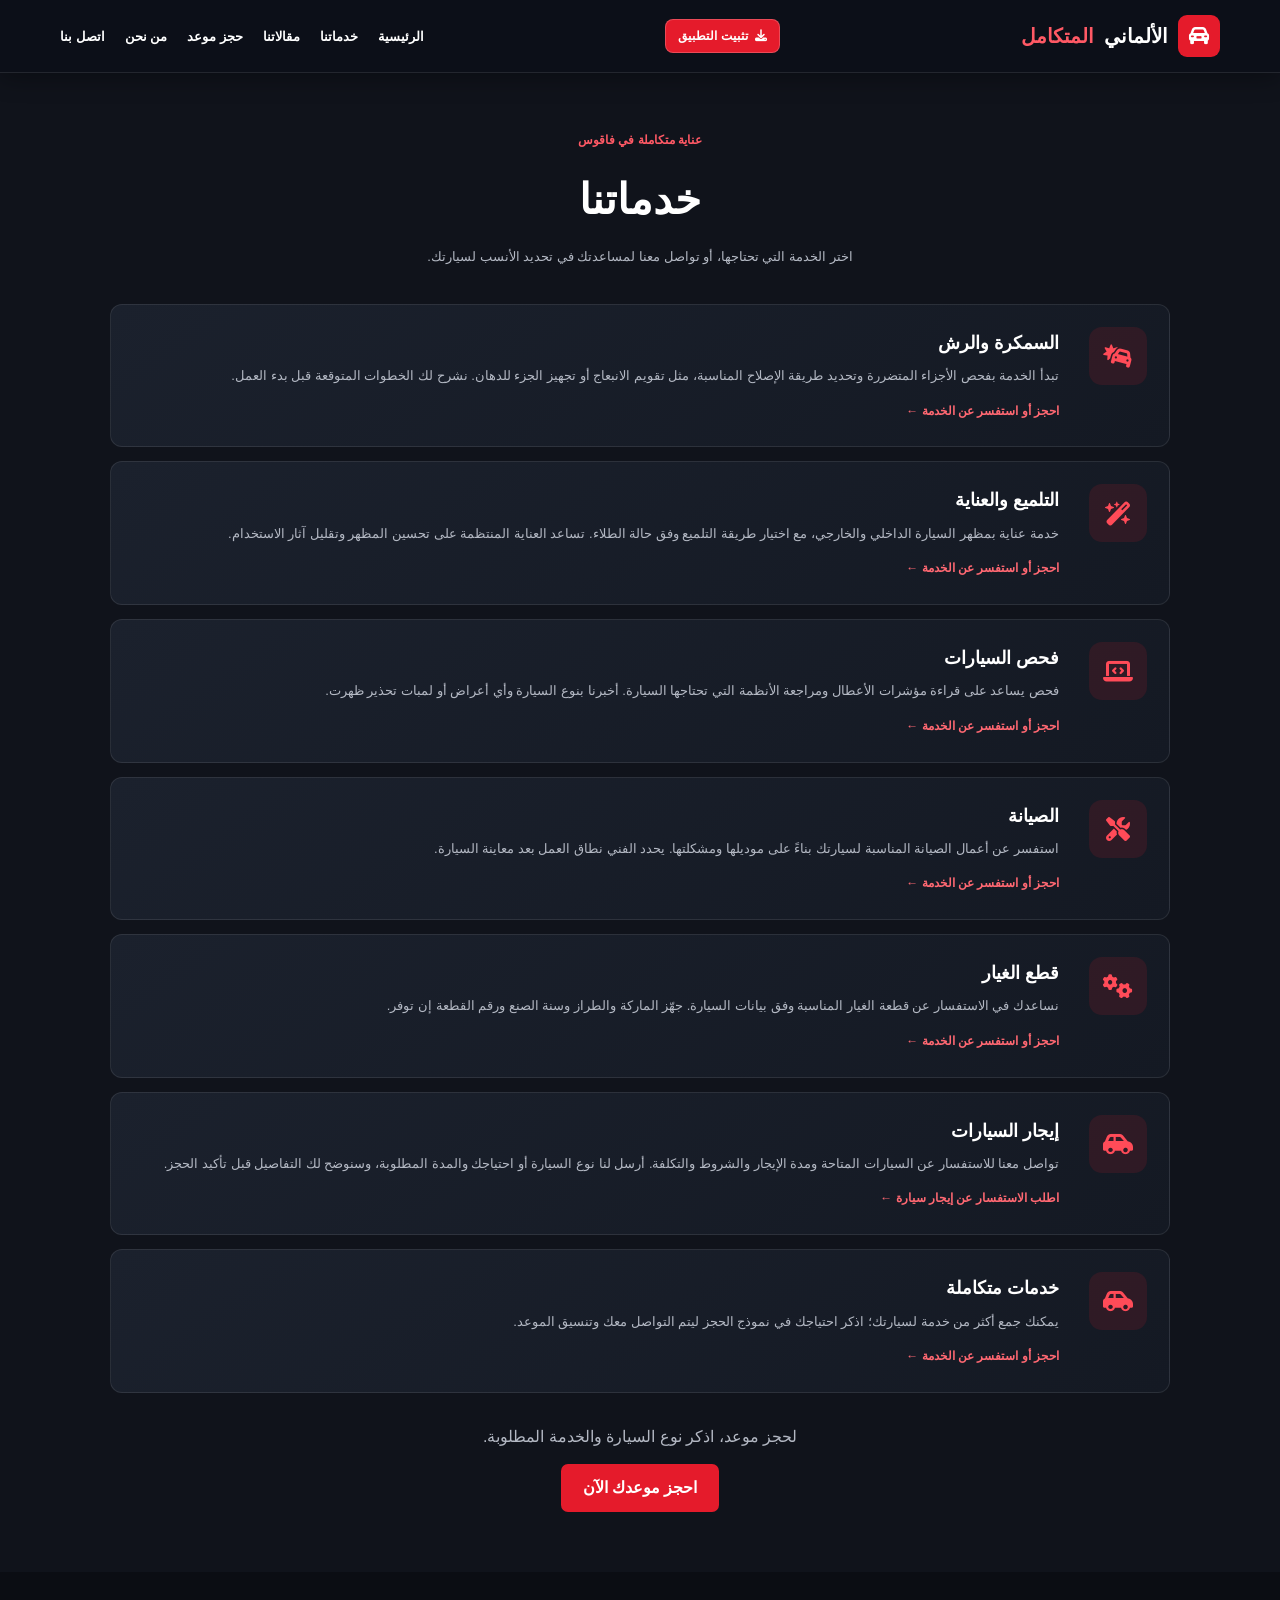
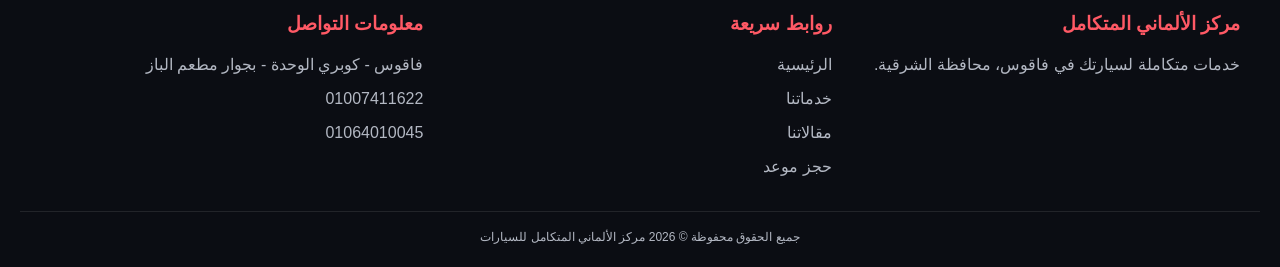
<file: services.html>
<!doctype html><html lang="ar" dir="rtl"><head><meta charset="utf-8"><meta name="viewport" content="width=device-width,initial-scale=1"><title>خدماتنا | مركز الألماني المتكامل</title><link rel="stylesheet" href="https://cdnjs.cloudflare.com/ajax/libs/font-awesome/6.4.0/css/all.min.css"><style>
:root{--primary-color:#e51b2b;--secondary-color:#10131b;--dark-gray:#171c27;--text-muted:#b3b8c3;--accent-gold:#ffb703}*{box-sizing:border-box;margin:0;padding:0;font-family:Arial,sans-serif;scroll-behavior:smooth}body{background:var(--secondary-color);color:#fff;line-height:1.8}header{position:fixed;inset:0 0 auto;z-index:10;background:#0d1018f5;border-bottom:1px solid #ffffff18;box-shadow:0 5px 24px #0005}.navbar{max-width:1200px;min-height:72px;margin:auto;padding:12px 20px;display:flex;align-items:center;justify-content:space-between}.logo{display:flex;gap:10px;align-items:center;color:#fff;text-decoration:none;font-size:20px;font-weight:bold}.logo i{background:var(--primary-color);border-radius:9px;padding:11px}.logo span{color:#ff5965}.nav-links{display:flex;gap:20px;list-style:none}.nav-links a{color:#fff;text-decoration:none;font-size:13px;font-weight:bold}.nav-links a:hover{color:#ff5965}.menu-toggle{display:none;font-size:24px}.section-title{text-align:center;font-size:30px;margin:0 0 35px}.section-title:after{content:"";display:block;width:70px;height:4px;background:var(--primary-color);margin:8px auto;border-radius:5px}.btn{display:inline-block;background:var(--primary-color);color:white;padding:10px 22px;border-radius:7px;text-decoration:none;font-weight:bold}.footer-content{max-width:1200px;margin:auto;display:grid;grid-template-columns:repeat(auto-fit,minmax(220px,1fr));gap:25px}.footer-section h3{color:#ff5965;margin-bottom:10px}.footer-section p,.footer-section a{display:block;color:var(--text-muted);text-decoration:none;margin-bottom:5px}.copyright{text-align:center;border-top:1px solid #ffffff18;margin-top:25px;padding-top:15px;color:var(--text-muted);font-size:12px}footer{background:#0b0d13;padding:35px 20px 18px}
@media(max-width:768px){.nav-links{display:none;position:absolute;top:100%;right:0;left:0;background:#10131b;padding:18px;flex-direction:column}.nav-links.active{display:flex}.menu-toggle{display:block}}
</style><style>.page-main{max-width:1100px;min-height:70vh;margin:auto;padding:125px 20px 60px}.page-heading{text-align:center;margin-bottom:35px}.page-heading span{color:#ff5965;font-size:12px;font-weight:800}.page-heading h1{font-size:clamp(28px,4vw,42px);margin:8px}.page-heading p{color:var(--text-muted);font-size:13px}.service-list{display:grid;gap:14px}.service-detail{display:grid;grid-template-columns:70px 1fr;gap:18px;align-items:start;padding:22px;border-radius:12px;border:1px solid #ffffff17;background:linear-gradient(145deg,#1b212d,#141923);scroll-margin-top:95px}.detail-icon{width:58px;height:58px;display:grid;place-items:center;border-radius:13px;background:#e51b2b20;color:#ff4b58;font-size:24px}.service-detail h2{font-size:18px;margin-bottom:5px}.service-detail p{color:var(--text-muted);font-size:13px;margin-bottom:8px}.detail-link{color:#ff6872;font-size:12px;font-weight:bold;text-decoration:none}.page-cta{text-align:center;margin-top:30px}.page-cta p{color:var(--text-muted);margin-bottom:12px}@media(max-width:600px){.service-detail{grid-template-columns:48px 1fr;padding:16px;gap:12px}.detail-icon{width:44px;height:44px;font-size:19px}.service-detail h2{font-size:16px}.service-detail p{font-size:12px}.page-main{padding:108px 15px 45px}}</style><meta name="theme-color" content="#10131b"><meta name="apple-mobile-web-app-capable" content="yes"><meta name="apple-mobile-web-app-title" content="الألماني"><link rel="manifest" href="manifest.json"><link rel="apple-touch-icon" href="icons/app-192.png"><style>.install-app{display:inline-flex;align-items:center;gap:7px;border:1px solid #ffffff35;background:#e51b2b;color:#fff;padding:9px 12px;border-radius:8px;font-size:12px;font-weight:700;white-space:nowrap;cursor:pointer}.install-app:hover{background:#c91422}@media(max-width:420px){.install-app{padding:8px 9px;font-size:11px;gap:5px}}</style></head><body><header><nav class="navbar"><a class="logo" href="index.html"><i class="fa-solid fa-car-rear"></i> الألماني <span>المتكامل</span></a><button type="button" class="install-app" id="installApp"><i class="fa-solid fa-download"></i> تثبيت التطبيق</button><div class="menu-toggle" id="mobile-menu"><i class="fa-solid fa-bars"></i></div><ul class="nav-links"><li><a href="index.html#home">الرئيسية</a></li><li><a href="services.html">خدماتنا</a></li><li><a href="articles.html">مقالاتنا</a></li><li><a href="index.html#booking">حجز موعد</a></li><li><a href="index.html#about">من نحن</a></li><li><a href="index.html#contact">اتصل بنا</a></li></ul></nav></header><main class="page-main"><div class="page-heading"><span>عناية متكاملة في فاقوس</span><h1>خدماتنا</h1><p>اختر الخدمة التي تحتاجها، أو تواصل معنا لمساعدتك في تحديد الأنسب لسيارتك.</p></div><div class="service-list"><article class="service-detail" id="bodywork"><div class="detail-icon"><i class="fa-solid fa-car-burst"></i></div><div><h2>السمكرة والرش</h2><p>تبدأ الخدمة بفحص الأجزاء المتضررة وتحديد طريقة الإصلاح المناسبة، مثل تقويم الانبعاج أو تجهيز الجزء للدهان. نشرح لك الخطوات المتوقعة قبل بدء العمل.</p><a class="detail-link" href="index.html#booking">احجز أو استفسر عن الخدمة ←</a></div></article><article class="service-detail" id="polishing"><div class="detail-icon"><i class="fa-solid fa-wand-magic-sparkles"></i></div><div><h2>التلميع والعناية</h2><p>خدمة عناية بمظهر السيارة الداخلي والخارجي، مع اختيار طريقة التلميع وفق حالة الطلاء. تساعد العناية المنتظمة على تحسين المظهر وتقليل آثار الاستخدام.</p><a class="detail-link" href="index.html#booking">احجز أو استفسر عن الخدمة ←</a></div></article><article class="service-detail" id="inspection"><div class="detail-icon"><i class="fa-solid fa-laptop-code"></i></div><div><h2>فحص السيارات</h2><p>فحص يساعد على قراءة مؤشرات الأعطال ومراجعة الأنظمة التي تحتاجها السيارة. أخبرنا بنوع السيارة وأي أعراض أو لمبات تحذير ظهرت.</p><a class="detail-link" href="index.html#booking">احجز أو استفسر عن الخدمة ←</a></div></article><article class="service-detail" id="maintenance"><div class="detail-icon"><i class="fa-solid fa-screwdriver-wrench"></i></div><div><h2>الصيانة</h2><p>استفسر عن أعمال الصيانة المناسبة لسيارتك بناءً على موديلها ومشكلتها. يحدد الفني نطاق العمل بعد معاينة السيارة.</p><a class="detail-link" href="index.html#booking">احجز أو استفسر عن الخدمة ←</a></div></article><article class="service-detail" id="parts"><div class="detail-icon"><i class="fa-solid fa-gears"></i></div><div><h2>قطع الغيار</h2><p>نساعدك في الاستفسار عن قطعة الغيار المناسبة وفق بيانات السيارة. جهّز الماركة والطراز وسنة الصنع ورقم القطعة إن توفر.</p><a class="detail-link" href="index.html#booking">احجز أو استفسر عن الخدمة ←</a></div></article><article class="service-detail" id="rental"><div class="detail-icon"><i class="fa-solid fa-car-side"></i></div><div><h2>إيجار السيارات</h2><p>تواصل معنا للاستفسار عن السيارات المتاحة ومدة الإيجار والشروط والتكلفة. أرسل لنا نوع السيارة أو احتياجك والمدة المطلوبة، وسنوضح لك التفاصيل قبل تأكيد الحجز.</p><a class="detail-link" href="index.html#booking">اطلب الاستفسار عن إيجار سيارة ←</a></div></article><article class="service-detail" id="care"><div class="detail-icon"><i class="fa-solid fa-car-side"></i></div><div><h2>خدمات متكاملة</h2><p>يمكنك جمع أكثر من خدمة لسيارتك؛ اذكر احتياجك في نموذج الحجز ليتم التواصل معك وتنسيق الموعد.</p><a class="detail-link" href="index.html#booking">احجز أو استفسر عن الخدمة ←</a></div></article></div><div class="page-cta"><p>لحجز موعد، اذكر نوع السيارة والخدمة المطلوبة.</p><a class="btn" href="index.html#booking">احجز موعدك الآن</a></div></main><footer><div class="footer-content"><div class="footer-section"><h3>مركز الألماني المتكامل</h3><p>خدمات متكاملة لسيارتك في فاقوس، محافظة الشرقية.</p></div><div class="footer-section"><h3>روابط سريعة</h3><a href="index.html">الرئيسية</a><a href="services.html">خدماتنا</a><a href="articles.html">مقالاتنا</a><a href="index.html#booking">حجز موعد</a></div><div class="footer-section"><h3>معلومات التواصل</h3><p>فاقوس - كوبري الوحدة - بجوار مطعم الباز</p><a href="tel:+201007411622">01007411622</a><a href="tel:+201064010045">01064010045</a></div></div><div class="copyright">جميع الحقوق محفوظة © 2026 مركز الألماني المتكامل للسيارات</div></footer><script>document.getElementById('mobile-menu').addEventListener('click',()=>document.querySelector('.nav-links').classList.toggle('active'));</script><script src="app-install.js"></script></body></html>
</file>
<file: admin.css>
:root{--bg:#0d1119;--panel:#151b26;--panel2:#1b2330;--red:#e51b2b;--text:#f6f7fa;--muted:#9da7b7;--line:#ffffff16;--gold:#f4bd54}*{box-sizing:border-box}[hidden]{display:none!important}body{margin:0;background:var(--bg);color:var(--text);font-family:Tahoma,Arial,sans-serif;line-height:1.75}button,input,select,textarea{font:inherit}button{cursor:pointer}.login-shell{min-height:100vh;display:grid;place-items:center;padding:22px;background:radial-gradient(ellipse at 15% 0%,#e51b2b25,transparent 38%),var(--bg)}.login-card{width:min(480px,100%);background:var(--panel);padding:34px;border:1px solid var(--line);border-radius:20px;box-shadow:0 25px 80px #0006}.brand{display:flex;align-items:center;gap:12px;color:white;text-decoration:none;font-size:19px;font-weight:bold}.brand b{color:#ff606d}.brand small{display:block;color:var(--muted);font-size:11px;font-weight:400}.brand-mark{width:46px;height:46px;display:grid;place-items:center;border-radius:12px;background:var(--red);font-size:21px}.login-card h1{font-size:24px;margin:26px 0 4px}.muted,.panel-heading p{color:var(--muted);font-size:13px;margin:0 0 18px}.login-card form,.form-grid{display:grid;gap:15px}.login-card label,.form-grid label{display:grid;gap:6px;font-size:13px;color:#dce1e9}.login-card input,.form-grid input,.form-grid select,.form-grid textarea,.search-input,.filter-select{width:100%;background:#0f141d;border:1px solid var(--line);border-radius:9px;padding:11px 12px;color:white;outline:none}.login-card input:focus,.form-grid input:focus,.form-grid select:focus,.form-grid textarea:focus{border-color:#e51b2b}.primary-button,.secondary-button,.logout-button,.icon-button{border:0;border-radius:9px;padding:11px 16px;font-weight:700}.primary-button{background:var(--red);color:#fff}.primary-button:hover{background:#c91322}.primary-button:disabled{opacity:.55}.secondary-button,.icon-button{background:#ffffff12;color:#fff}.setup-help{border-top:1px solid var(--line);margin-top:22px;padding-top:14px;color:var(--muted);font-size:12px}.setup-help summary{color:#f5c05b;cursor:pointer;font-weight:bold}.setup-help a{color:#ff717b}.setup-help code{color:#ffe29e;background:#0c1017;padding:3px 5px;border-radius:4px}.message{min-height:22px;color:#ff7d84;font-size:13px}.admin-layout{min-height:100vh;display:grid;grid-template-columns:248px minmax(0,1fr)}.sidebar{position:sticky;top:0;height:100vh;padding:22px 16px;background:#10151e;border-left:1px solid var(--line);display:flex;flex-direction:column;gap:30px}.sidebar nav{display:grid;gap:7px}.nav-item{border:0;text-align:right;background:transparent;color:var(--muted);padding:12px;border-radius:9px;font-size:13px}.nav-item i{width:24px;color:#ff6974}.nav-item:hover,.nav-item.active{background:#e51b2b1c;color:#fff}.back-site{margin-top:auto;color:var(--muted);text-decoration:none;padding:10px;font-size:13px}.main-area{min-width:0;padding:0 28px 50px}.topbar{min-height:86px;display:flex;align-items:center;justify-content:space-between;border-bottom:1px solid var(--line);margin-bottom:22px}.topbar small{color:var(--muted);font-size:11px}.topbar h1{font-size:22px;margin:0}.user-tools{display:flex;align-items:center;gap:9px}.role-badge{font-size:11px;padding:5px 9px;border:1px solid #e51b2b55;background:#e51b2b18;color:#ff7b84;border-radius:20px}.logout-button{background:#ffffff12;color:#fff;font-size:12px}.view{display:none}.view.active{display:block}.welcome-panel{background:linear-gradient(115deg,#29151d,#171d29 65%,#212837);border:1px solid var(--line);border-radius:15px;padding:25px 28px;display:flex;justify-content:space-between;align-items:center;margin-bottom:18px}.welcome-panel h2{font-size:22px;margin:6px 0}.welcome-panel p{color:var(--muted);font-size:13px;margin:0}.welcome-panel>i{font-size:50px;color:#ff5965}.eyebrow{color:#ff737d;font-size:11px;font-weight:bold}.stats-grid{display:grid;grid-template-columns:repeat(4,minmax(0,1fr));gap:13px;margin-bottom:18px}.stat-card{position:relative;overflow:hidden;background:var(--panel);border:1px solid var(--line);border-radius:13px;padding:16px}.stat-card span{display:block;color:var(--muted);font-size:12px}.stat-card strong{display:block;font-size:24px;margin-top:7px;direction:rtl}.stat-card>i{position:absolute;left:17px;top:18px;color:#ff5866;font-size:18px;opacity:.85}.panel{background:var(--panel);border:1px solid var(--line);border-radius:13px;padding:18px;margin-bottom:16px}.panel-heading{display:flex;align-items:center;justify-content:space-between;gap:14px;margin-bottom:13px}.panel-heading h2{font-size:16px;margin:0}.panel-heading p{font-size:11px;margin:3px 0 0}.text-button{border:0;background:transparent;color:#ff737d;font-size:12px;font-weight:bold}.table-wrap{width:100%;overflow:auto}table{width:100%;border-collapse:collapse;min-width:700px;font-size:12px}th,td{text-align:right;padding:11px 9px;border-bottom:1px solid var(--line);vertical-align:middle}th{color:#f4bd54;font-weight:700;white-space:nowrap}td{color:#e0e4eb}tr:last-child td{border-bottom:0}.empty{text-align:center;color:var(--muted);padding:28px}.status-select,.table-action{background:#111720;color:#fff;border:1px solid var(--line);border-radius:7px;padding:6px 8px;font-size:11px}.table-action{color:#ff7b84}.form-panel{padding:20px}.form-grid{grid-template-columns:repeat(2,minmax(0,1fr));gap:13px 15px}.form-grid label{font-size:12px}.form-grid textarea{resize:vertical}.wide{grid-column:1/-1}.form-actions{display:flex;gap:8px}.search-input{max-width:220px}.filter-select{width:auto;min-width:150px}.app-message{display:none;padding:10px 13px;margin-bottom:16px;border-radius:8px;font-size:13px}.app-message.show{display:block}.app-message.error{background:#761c28;color:#ffdbe0}.app-message.success{background:#17402f;color:#d4fbe8}.amount-in{color:#79d9a8;font-weight:bold}.amount-out{color:#ff7b84;font-weight:bold}.account-stats{grid-template-columns:repeat(3,minmax(0,1fr))}.account-stats .stat-card strong{font-size:21px}@media(max-width:1050px){.admin-layout{grid-template-columns:210px minmax(0,1fr)}.main-area{padding-inline:18px}.stats-grid{grid-template-columns:repeat(2,minmax(0,1fr))}}@media(max-width:700px){.admin-layout{display:block}.sidebar{position:static;height:auto;padding:12px 14px;gap:10px;border-left:0;border-bottom:1px solid var(--line)}.sidebar .brand{font-size:16px}.sidebar .brand-mark{width:39px;height:39px}.sidebar nav{display:flex;overflow:auto;gap:5px}.nav-item{white-space:nowrap;padding:8px 10px;font-size:11px}.nav-item i{width:auto;margin-left:5px}.back-site{display:none}.main-area{padding:0 12px 35px}.topbar{min-height:72px;margin-bottom:14px}.topbar h1{font-size:18px}.role-badge{display:none}.logout-button{padding:8px 9px;font-size:11px}.icon-button{padding:8px}.welcome-panel{padding:17px}.welcome-panel h2{font-size:19px}.welcome-panel>i{font-size:35px}.stats-grid{gap:9px}.stat-card{padding:13px}.stat-card strong{font-size:19px}.stat-card>i{font-size:14px;left:12px}.panel{padding:13px}.panel-heading h2{font-size:14px}.panel-heading p{font-size:10px}.form-grid{grid-template-columns:1fr}.wide{grid-column:auto}.search-input{max-width:140px;font-size:11px}.filter-select{min-width:115px;font-size:11px}.account-stats{grid-template-columns:1fr}.account-stats .stat-card strong{font-size:18px}.login-card{padding:24px}.panel-heading{align-items:flex-start}.setup-help p{line-height:2}}.forgot-button{background:transparent;color:#f5c05b;border:0;padding:4px 8px;text-decoration:underline}.forgot-button:hover{color:#fff}.reset-title{font-size:20px;margin:20px 0 4px}.login-card form[hidden]{display:none!important}#resetRequestPanel,#verifyResetCodePanel,#changePasswordPanel{margin-top:14px}
.install-button{width:100%;background:#ffffff12;color:#fff;border:1px solid var(--line)}.install-button:hover{background:#ffffff20}
</file>
